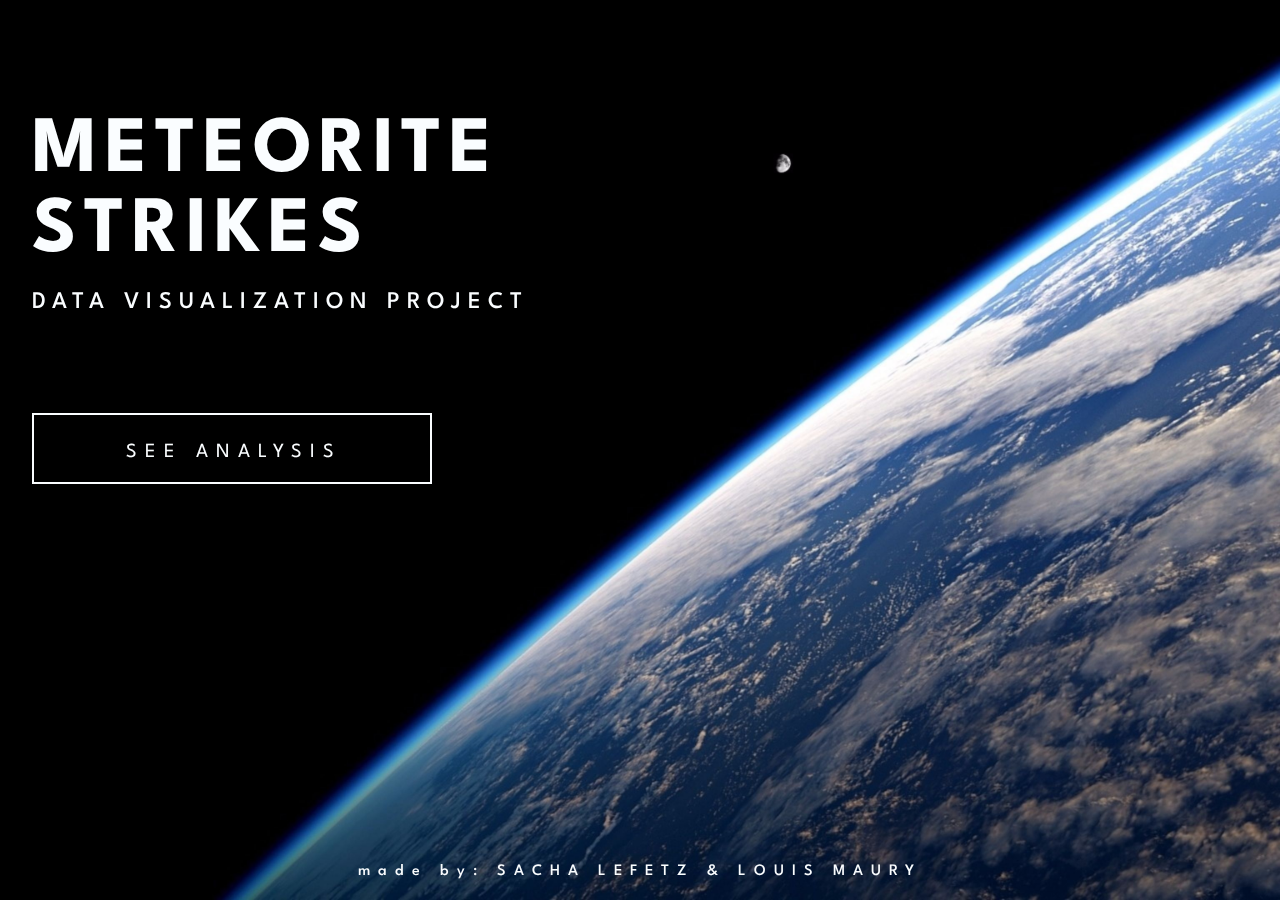
<file: index.html>
<!DOCTYPE html>
<html lang="en">
<head>
    <meta charset="UTF-8">
    <meta http-equiv="X-UA-Compatible" content="IE=edge">
    <meta name="viewport" content="width=device-width, initial-scale=1.0">
    <link rel="icon" type="image/x-icon" href="https://pngimg.com/uploads/comet/comet_PNG32.png">
    <link rel="stylesheet" href="style/css/main.css">
    <title>SAE303</title>
</head>
<body>
    <div class="screen__head head">
        <div class='head__cursor'></div>
        <div class="head__content">
            <h1 class="head__content--title">Meteorite strikes</h1>
            <h2 class="head__content--subtitle">data visualization project</h2>
            <a href="pages/main.html" class="head__content--btn nav__btn--small nav__btn">see analysis</a>
        </div>
        <div class="head__footer">made by: SACHA LEFETZ & LOUIS MAURY</div>        
    </div>
       
    <script src="script/home.js"></script>    
</body>
</html>
</file>
<file: style/css/main.css>
@import url("https://fonts.googleapis.com/css2?family=League+Spartan:wght@100;300;400;500;600;700;800&display=swap"); /* Box sizing rules */
*,
*::before,
*::after {
  box-sizing: border-box;
}

/* Remove default margin */
body,
h1,
h2,
h3,
h4,
p,
figure,
blockquote,
dl,
dd {
  margin: 0;
}

/* Remove list styles on ul, ol elements with a list role, which suggests default styling will be removed */
ul[role=list],
ol[role=list] {
  list-style: none;
}

/* Set core root defaults */
html:focus-within {
  scroll-behavior: smooth;
}

/* Set core body defaults */
body {
  min-height: 100vh;
  text-rendering: optimizeSpeed;
  line-height: 1.5;
}

/* A elements that don't have a class get default styles */
a:not([class]) {
  -webkit-text-decoration-skip: ink;
          text-decoration-skip-ink: auto;
}

/* Make images easier to work with */
img,
picture {
  max-width: 100%;
  display: block;
}

/* Inherit fonts for inputs and buttons */
input,
button,
textarea,
select {
  font: inherit;
}

.sr-only {
  position: absolute;
  width: 1px;
  height: 1px;
  padding: 0;
  margin: -1px;
  overflow: hidden;
  clip: rect(0, 0, 0, 0);
  white-space: nowrap;
  border-width: 0;
}

ul,
li {
  list-style: none;
  padding: 0;
}

a::before,
a::after,
a {
  text-decoration: none;
}

:root {
  --clr-dark: 0 0% 0%;
  --clr-light: 200 100% 99%;
  --clr-primary: 211 87% 21%;
  --clr-secondary: 211 100% 49%;
  --ff-sans: "League Spartan", sans-serif;
  --fw-100: 100;
  --fw-300: 300;
  --fw-400: 400;
  --fw-500: 500;
  --fw-600: 600;
  --fw-700: 700;
  --fw-800: 800;
  --fs-xs: 1.25rem;
  --fs-s: 1.5rem;
  --fs-xm: 2rem;
  --fs-m: 2.25rem;
  --fs-l: 3rem;
  --fs-xl: 4rem;
  --fs-xxl: 8rem;
}

.cat--title {
  color: hsl(var(--clr-light));
  font-size: var(--fs-xl);
  font-weight: var(--fw-600);
  letter-spacing: 15px;
  cursor: default;
  text-align: center;
  padding-left: 1.2rem;
}

@media only screen and (max-width: 41rem) {
  .cat--title {
    font-size: var(--fs-s);
    letter-spacing: 9px;
    text-align: center;
    padding-left: 0.6rem;
  }
}
@media only screen and (min-width: 41rem) and (max-width: 80rem) {
  .cat--title {
    font-size: var(--fs-l);
    letter-spacing: 12px;
    padding-left: 0.9rem;
  }
}
.suggestion--list {
  -webkit-padding-start: 0;
          padding-inline-start: 0;
  display: grid;
  grid-template-columns: repeat(auto-fit, minmax(320px, 1fr));
  grid-gap: 20px;
  margin: auto 10rem;
  max-height: 750px;
  overflow-y: scroll;
}

.suggestion--list_item {
  background-color: #eaeaea;
  border-radius: 3px;
  padding: 10px 20px;
  display: flex;
  flex-direction: column;
  text-align: left;
  gap: 1rem;
  margin: auto 0.5rem;
  max-width: 25rem;
}

.suggestion--list_item > h2 {
  grid-area: name;
  margin-bottom: 0px;
}

.suggestion--list_item > p {
  grid-area: house;
  margin: 0;
  margin-top: -18px;
}

.suggestion--list_item > img {
  max-height: 100px;
  grid-area: image;
}

.searchBar {
  width: 55rem;
  height: 32px;
  border-radius: 3px;
  border: 1px solid #eaeaea;
  margin: 2rem 2rem;
  padding: 5px 10px;
  font-size: 12px;
}

.searchWrapper {
  position: relative;
  display: flex;
  justify-content: center;
  align-items: center;
}

.searchWrapper::after {
  position: absolute;
  top: 7px;
  right: 15px;
}

.suggestion--list::-webkit-scrollbar {
  width: 7px; /* width of the entire scrollbar */
}

.suggestion--list::-webkit-scrollbar-track {
  background: rgba(255, 255, 255, 0.384); /* color of the tracking area */
  border-radius: 20px;
}

.suggestion--list::-webkit-scrollbar-thumb {
  background-color: hsl(var(--clr-light)); /* color of the scroll thumb */
  border-radius: 20px; /* roundness of the scroll thumb */
  border: 3px solid hsl(var(--clr-light)); /* creates padding around scroll thumb */
}

@media only screen and (max-width: 41rem) {
  .searchBar {
    width: 20rem;
    height: 32px;
    border-radius: 3px;
    border: 1px solid #eaeaea;
    margin: 2rem 2rem;
    padding: 5px 10px;
    font-size: 12px;
  }
  .suggestion--list {
    -webkit-padding-start: 0;
            padding-inline-start: 0;
    display: grid;
    grid-template-columns: repeat(auto-fit, minmax(320px, 1fr));
    grid-gap: 20px;
    margin: auto 2rem;
  }
}
@media only screen and (min-width: 41rem) and (max-width: 80rem) {
  .searchBar {
    width: 35rem;
    height: 32px;
    border-radius: 3px;
    border: 1px solid #eaeaea;
    margin: 2rem 2rem;
    padding: 5px 10px;
    font-size: 12px;
  }
  .suggestion--list {
    -webkit-padding-start: 0;
            padding-inline-start: 0;
    display: grid;
    grid-template-columns: repeat(auto-fit, minmax(320px, 1fr));
    grid-gap: 20px;
    margin: auto 5rem;
  }
}
@media only screen and (min-width: 80rem) and (max-width: 110rem) {
  .searchBar {
    width: 45rem;
    height: 32px;
    border-radius: 3px;
    border: 1px solid #eaeaea;
    margin: 2rem 2rem;
    padding: 5px 10px;
    font-size: 12px;
  }
  .suggestion--list {
    -webkit-padding-start: 0;
            padding-inline-start: 0;
    display: grid;
    grid-template-columns: repeat(auto-fit, minmax(320px, 1fr));
    grid-gap: 20px;
    margin: auto 7rem;
  }
}
.screen__head {
  height: 1024px;
  width: 100%;
}

.head {
  position: relative;
  background-image: url("../../assets/bg/home.jpg");
  background-size: cover;
  height: 100vh;
  width: 100%;
  background-position: center;
  font-family: var(--ff-sans);
  text-transform: uppercase;
  cursor: default;
}
.head__content {
  z-index: 1;
  padding-top: 10rem;
  padding-left: 5rem;
  display: flex;
  flex-direction: column;
  gap: 3rem;
  color: hsl(var(--clr-light));
}
.head__content--title {
  font-weight: var(--fw-700);
  font-size: var(--fs-xxl);
  letter-spacing: 15px;
  max-width: 15ch;
  line-height: 0.9;
}
.head__content--subtitle {
  font-weight: var(--fw-500);
  font-size: var(--fs-m);
  letter-spacing: 17px;
  line-height: 1;
}
.head__content--btn {
  width: -webkit-fit-content;
  width: -moz-fit-content;
  width: fit-content;
}
.head__cursor {
  position: fixed;
  border-radius: 50%;
  transform: translateX(-50%) translateY(-50%);
  pointer-events: none;
  left: -100px;
  top: 50%;
  mix-blend-mode: difference;
  background-color: white;
  height: 30px;
  width: 30px;
  transition: all 100ms ease-out;
}
.head__footer {
  width: 100%;
  display: flex;
  justify-content: center;
  text-align: center;
  position: fixed;
  bottom: 0;
  color: hsl(var(--clr-light));
  font-weight: var(--fw-500);
  font-size: var(--fs-xxs);
  letter-spacing: 8px;
  font-family: var(--ff-sans);
  text-transform: none;
  padding: 1rem;
}

@media only screen and (max-width: 41rem) {
  .head__content {
    padding-top: 7rem;
    padding-left: 2rem;
    gap: 1rem;
  }
  .head__content--title {
    font-weight: var(--fw-700);
    font-size: var(--fs-xl);
    letter-spacing: 7px;
    max-width: 15ch;
    line-height: 1;
  }
  .head__content--subtitle {
    font-weight: var(--fw-500);
    font-size: var(--fs-s);
    letter-spacing: 7px;
    line-height: 1.2;
    max-width: 25ch;
    margin-bottom: 5rem;
  }
}
@media only screen and (min-width: 41rem) and (max-width: 80rem) {
  .head__content {
    padding-top: 7rem;
    padding-left: 2rem;
    gap: 1rem;
  }
  .head__content--title {
    font-weight: var(--fw-700);
    font-size: 5rem;
    letter-spacing: 7px;
    max-width: 15ch;
    line-height: 1;
  }
  .head__content--subtitle {
    font-weight: var(--fw-500);
    font-size: var(--fs-s);
    letter-spacing: 7px;
    line-height: 1.2;
    margin-bottom: 5rem;
  }
}
.main {
  background-image: url("../../assets/bg/main.jpg");
  background-repeat: no-repeat;
  background-size: cover;
  background-position: center;
  font-family: var(--ff-sans);
  text-transform: uppercase;
}

.header {
  z-index: 1001;
  position: fixed;
  width: 100%;
  display: flex;
  flex-direction: row;
  padding-top: 0.9rem;
  padding-bottom: 0.5rem;
  -webkit-backdrop-filter: blur(10px);
  backdrop-filter: blur(10px);
  background-color: transparent;
  align-items: flex-end;
  justify-content: center;
  gap: 3rem;
}
.header__link {
  display: flex;
  flex-direction: column;
  gap: 0.5rem;
  align-items: center;
  justify-content: center;
}
.header__link--svg {
  height: 30px;
  width: 30px;
  fill: hsl(var(--clr-light));
}
.header__link--txt {
  color: hsl(var(--clr-light));
  font-size: 0.75rem;
  font-weight: var(--fw-400);
  letter-spacing: 7px;
  padding-left: 0.4rem;
}

.screen {
  height: -webkit-fit-content;
  height: -moz-fit-content;
  height: fit-content;
  padding-bottom: 8rem;
  width: 100%;
}

.nav {
  display: flex;
  flex-direction: column;
  align-items: center;
  justify-content: center;
  height: 1024px;
  width: 100%;
  gap: 5.625rem;
}
.nav__small {
  display: flex;
  flex-direction: row;
  align-items: center;
  gap: 3rem;
}
.nav__btn {
  color: hsl(var(--clr-light));
  font-size: var(--fs-l);
  font-weight: var(--fw-400);
  letter-spacing: 10px;
  border: solid 2px hsl(var(--clr-light));
  line-height: 1;
  padding: 3.25rem 1.77rem 2.5rem 2rem;
  transition: all 0.3s ease-in-out;
}
.nav__btn:hover {
  background-color: hsl(var(--clr-light));
  color: hsl(var(--clr-primary));
}
.nav__btn--small {
  font-size: var(--fs-s);
  padding: 1.69rem 0.91rem 1.28rem 1.2rem;
}

@media only screen and (max-width: 41rem) {
  .nav {
    gap: 2rem;
    padding: 9rem 2rem 4rem;
    height: -webkit-fit-content;
    height: -moz-fit-content;
    height: fit-content;
  }
  .nav__small {
    flex-direction: column;
    gap: 1rem;
  }
  .nav__btn {
    font-size: var(--fs-xm);
    letter-spacing: 8px;
    line-height: 1;
    padding: 1.5rem 0.5rem 1rem 0.8rem;
    transition: all 0.3s ease-in-out;
    text-align: center;
    width: 25rem;
  }
  .nav__btn:hover {
    background-color: hsl(var(--clr-light));
    color: hsl(var(--clr-primary));
  }
  .nav__btn--small {
    font-size: var(--fs-xxs);
    padding: 1.69rem 0.91rem 1.28rem 1.2rem;
    width: 17rem;
    line-height: 1.5;
  }
}
@media only screen and (min-width: 41rem) and (max-width: 80rem) {
  .nav {
    gap: 2rem;
    height: -webkit-fit-content;
    height: -moz-fit-content;
    height: fit-content;
    padding-top: 11rem;
    padding-bottom: 6rem;
  }
  .nav__small {
    flex-direction: column;
    gap: 1rem;
  }
  .nav__btn {
    font-size: var(--fs-m);
    letter-spacing: 8px;
    line-height: 1;
    padding: 1.5rem 0.5rem 1rem 0.8rem;
    transition: all 0.3s ease-in-out;
    text-align: center;
    width: 35rem;
  }
  .nav__btn:hover {
    background-color: hsl(var(--clr-light));
    color: hsl(var(--clr-primary));
  }
  .nav__btn--small {
    font-size: var(--fs-xs);
    padding: 1.69rem 0.91rem 1.28rem 1.2rem;
    width: 25rem;
  }
}
.explore {
  display: flex;
  flex-direction: column;
  align-items: center;
  justify-content: baseline;
  padding-top: 8rem;
  margin-top: -7rem;
  gap: 4rem;
}
.explore__content {
  color: hsl(var(--clr-light));
  display: flex;
  flex-direction: row;
  align-items: center;
  justify-content: center;
  gap: 4rem;
}
.explore__content--map {
  text-transform: none;
  height: 700px;
  width: 1200px;
}

@media only screen and (max-width: 41rem) {
  .explore {
    padding-top: 9rem;
    margin-top: -7rem;
    padding-bottom: 4rem;
    height: -webkit-fit-content;
    height: -moz-fit-content;
    height: fit-content;
    gap: 3rem;
  }
  .explore__content {
    color: hsl(var(--clr-light));
    display: flex;
    flex-direction: column;
    align-items: center;
    justify-content: center;
    gap: 4rem;
  }
  .explore__content--map {
    text-transform: none;
    height: 500px;
    width: 350px;
  }
}
@media only screen and (min-width: 41rem) and (max-width: 80rem) {
  .explore {
    padding-top: 9rem;
    margin-top: -7rem;
    padding-bottom: 6rem;
    height: -webkit-fit-content;
    height: -moz-fit-content;
    height: fit-content;
    gap: 3rem;
  }
  .explore__content {
    color: hsl(var(--clr-light));
    display: flex;
    flex-direction: column;
    align-items: center;
    justify-content: center;
    gap: 4rem;
  }
  .explore__content--map {
    text-transform: none;
    height: 600px;
    width: 600px;
  }
}
@media only screen and (min-width: 80rem) and (max-width: 110rem) {
  .explore {
    padding-top: 9rem;
    margin-top: -7rem;
    padding-bottom: 8rem;
    height: -webkit-fit-content;
    height: -moz-fit-content;
    height: fit-content;
    gap: 4rem;
  }
  .explore__content {
    flex-direction: column;
  }
  .explore__content--map {
    text-transform: none;
    height: 700px;
    width: 1000px;
  }
}
.selected {
  display: flex;
  flex-direction: column;
  align-items: flex-start;
  justify-content: center;
  color: hsl(var(--clr-light));
  border-radius: 5px;
  padding: 1rem;
  min-width: 25rem;
  transition: all ease-in-out 0.3s;
}
.selected--title {
  font-size: var(--fs-s);
  font-weight: var(--fw-600);
  letter-spacing: 7px;
  cursor: default;
  align-self: center;
  justify-self: center;
  padding-left: 0.7rem;
}
.selected--hidden {
  align-self: center;
  justify-self: center;
  font-size: var(--fs-xxs);
  font-weight: var(--fw-100);
  text-transform: none;
}
.selected__content {
  display: flex;
  flex-direction: row;
  align-self: center;
  align-items: center;
  justify-content: space-between;
  visibility: hidden;
}
.selected__items {
  font-size: var(--fs-xxs);
  font-weight: var(--fw-400);
  cursor: default;
}
.selected__items--template {
  font-weight: var(--fw-500);
  text-align: right;
}

.peryear {
  display: flex;
  position: relative;
  flex-direction: column;
  align-items: center;
  justify-content: baseline;
  padding-top: 8rem;
  margin-top: -7rem;
  gap: 4rem;
}
.peryear__content {
  height: 650px;
  width: 1400px;
}

@media only screen and (max-width: 41rem) {
  .peryear {
    height: -webkit-fit-content;
    height: -moz-fit-content;
    height: fit-content;
    padding-top: 9rem;
    margin-top: -7rem;
    padding-bottom: 4rem;
    gap: 3rem;
  }
  .peryear__content {
    width: 350px;
    height: 175px;
  }
}
@media only screen and (min-width: 41rem) and (max-width: 80rem) {
  .peryear {
    height: -webkit-fit-content;
    height: -moz-fit-content;
    height: fit-content;
    padding-top: 9rem;
    margin-top: -7rem;
    padding-bottom: 6rem;
    gap: 3rem;
  }
  .peryear__content {
    width: 600px;
    height: 300px;
  }
}
@media only screen and (min-width: 80rem) and (max-width: 110rem) {
  .peryear {
    height: -webkit-fit-content;
    height: -moz-fit-content;
    height: fit-content;
    padding-top: 9rem;
    margin-top: -7rem;
    padding-bottom: 8rem;
    gap: 3rem;
  }
  .peryear__content {
    width: 800px;
    height: 400px;
  }
}
.weight {
  display: flex;
  flex-direction: column;
  align-items: center;
  justify-content: baseline;
  padding-top: 8rem;
  margin-top: -7rem;
  gap: 4rem;
}
.weight__content {
  height: 800px;
  aspect-ratio: 1/1;
}

@media only screen and (max-width: 41rem) {
  .weight {
    height: -webkit-fit-content;
    height: -moz-fit-content;
    height: fit-content;
    padding-top: 9rem;
    margin-top: -7rem;
    padding-bottom: 4rem;
  }
  .weight__content {
    width: 350px;
    height: 350px;
  }
}
@media only screen and (min-width: 41rem) and (max-width: 80rem) {
  .weight {
    height: -webkit-fit-content;
    height: -moz-fit-content;
    height: fit-content;
    padding-top: 9rem;
    margin-top: -7rem;
    padding-bottom: 6rem;
  }
  .weight__content {
    width: 600px;
    height: 600px;
  }
}
@media only screen and (min-width: 80rem) and (max-width: 110rem) {
  .weight {
    height: -webkit-fit-content;
    height: -moz-fit-content;
    height: fit-content;
    padding-top: 9rem;
    margin-top: -7rem;
    padding-bottom: 8rem;
  }
}
.fell {
  display: flex;
  flex-direction: column;
  align-items: center;
  justify-content: baseline;
  padding-top: 8rem;
  margin-top: -7rem;
  gap: 4rem;
}
.fell__content {
  height: 650px;
  aspect-ratio: 1/1;
}

@media only screen and (max-width: 41rem) {
  .fell {
    height: -webkit-fit-content;
    height: -moz-fit-content;
    height: fit-content;
    padding-top: 9rem;
    margin-top: -7rem;
    padding-bottom: 4rem;
  }
  .fell__content {
    width: 350px;
    height: 350px;
  }
}
@media only screen and (min-width: 41rem) and (max-width: 80rem) {
  .fell {
    height: -webkit-fit-content;
    height: -moz-fit-content;
    height: fit-content;
    padding-top: 9rem;
    margin-top: -7rem;
    padding-bottom: 6rem;
  }
  .fell__content {
    width: 600px;
    height: 600px;
  }
}
@media only screen and (min-width: 80rem) and (max-width: 110rem) {
  .fell {
    height: -webkit-fit-content;
    height: -moz-fit-content;
    height: fit-content;
    padding-top: 9rem;
    margin-top: -7rem;
    padding-bottom: 8rem;
  }
}/*# sourceMappingURL=main.css.map */
</file>
